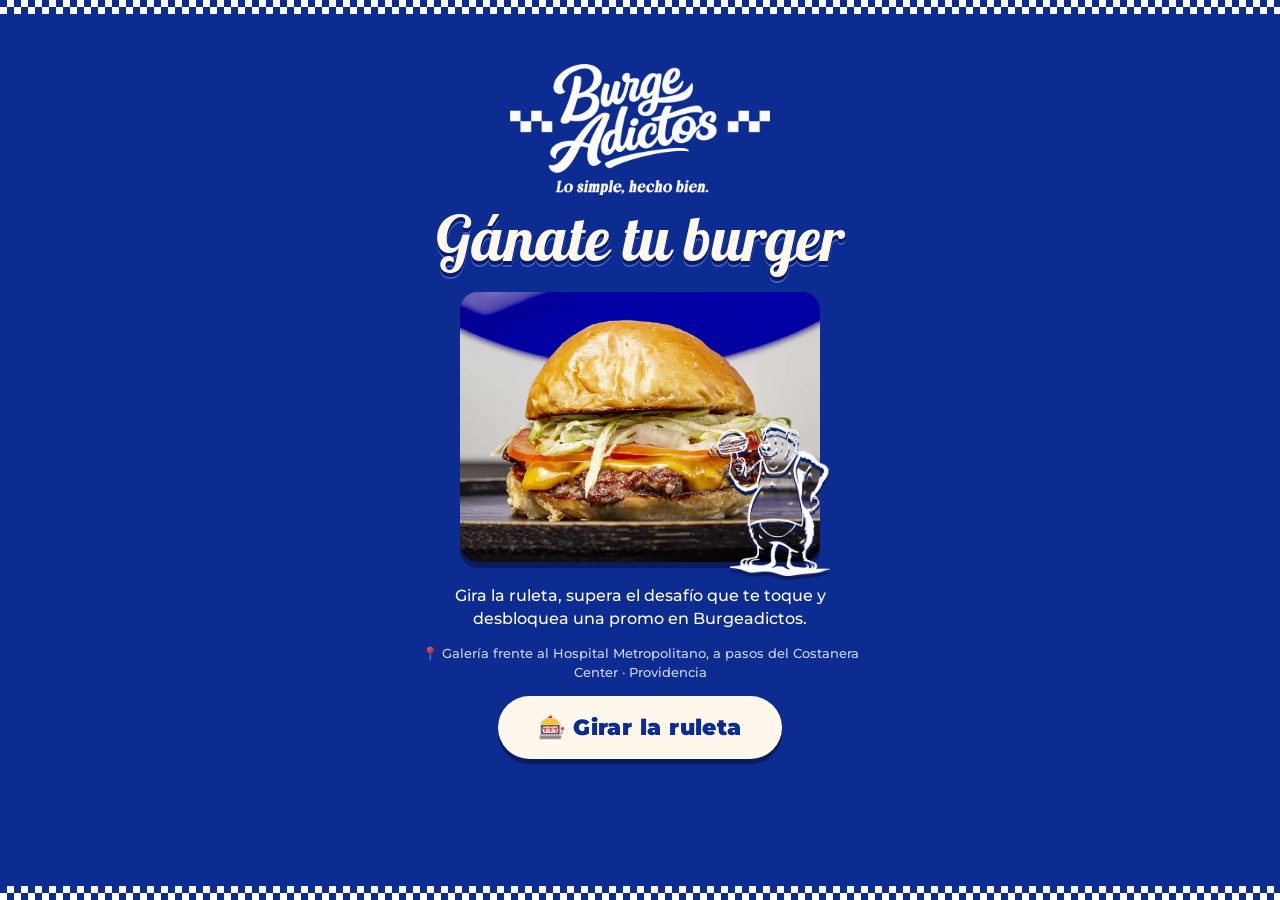
<file: index.html>
<!doctype html>
<html lang="es">
<head>
  <meta charset="utf-8">
  <meta name="viewport" content="width=device-width, initial-scale=1, viewport-fit=cover, user-scalable=no">
  <meta name="theme-color" content="#0d2c91">
  <title>Desafío Burgeadictos</title>
  <meta name="description" content="Gira la ruleta, supera tu desafío y gánate una promo en Burgeadictos, Providencia.">
  <link rel="preconnect" href="https://fonts.googleapis.com">
  <link rel="preconnect" href="https://fonts.gstatic.com" crossorigin>
  <link href="https://fonts.googleapis.com/css2?family=Montserrat:wght@500;700;800;900&family=Pattaya&display=swap" rel="stylesheet">
  <link rel="stylesheet" href="style.css?v=6">
</head>
<body>
  <div class="checker top"></div>
  <header class="hud" id="hud" hidden>
    <div class="dots" id="dots"></div>
    <button class="icon-btn" id="mute" aria-label="Sonido">🔊</button>
  </header>
  <main id="app" aria-live="polite"></main>
  <div class="checker bottom"></div>

  <script src="config.js?v=6"></script>
  <script src="codigo.js?v=6"></script>
  <script src="game.js?v=6"></script>
  <script src="modo-aventura.js?v=6"></script>
  <script src="modo-cocina.js?v=6"></script>
  <script src="modo-caceria.js?v=6"></script>
</body>
</html>
</file>
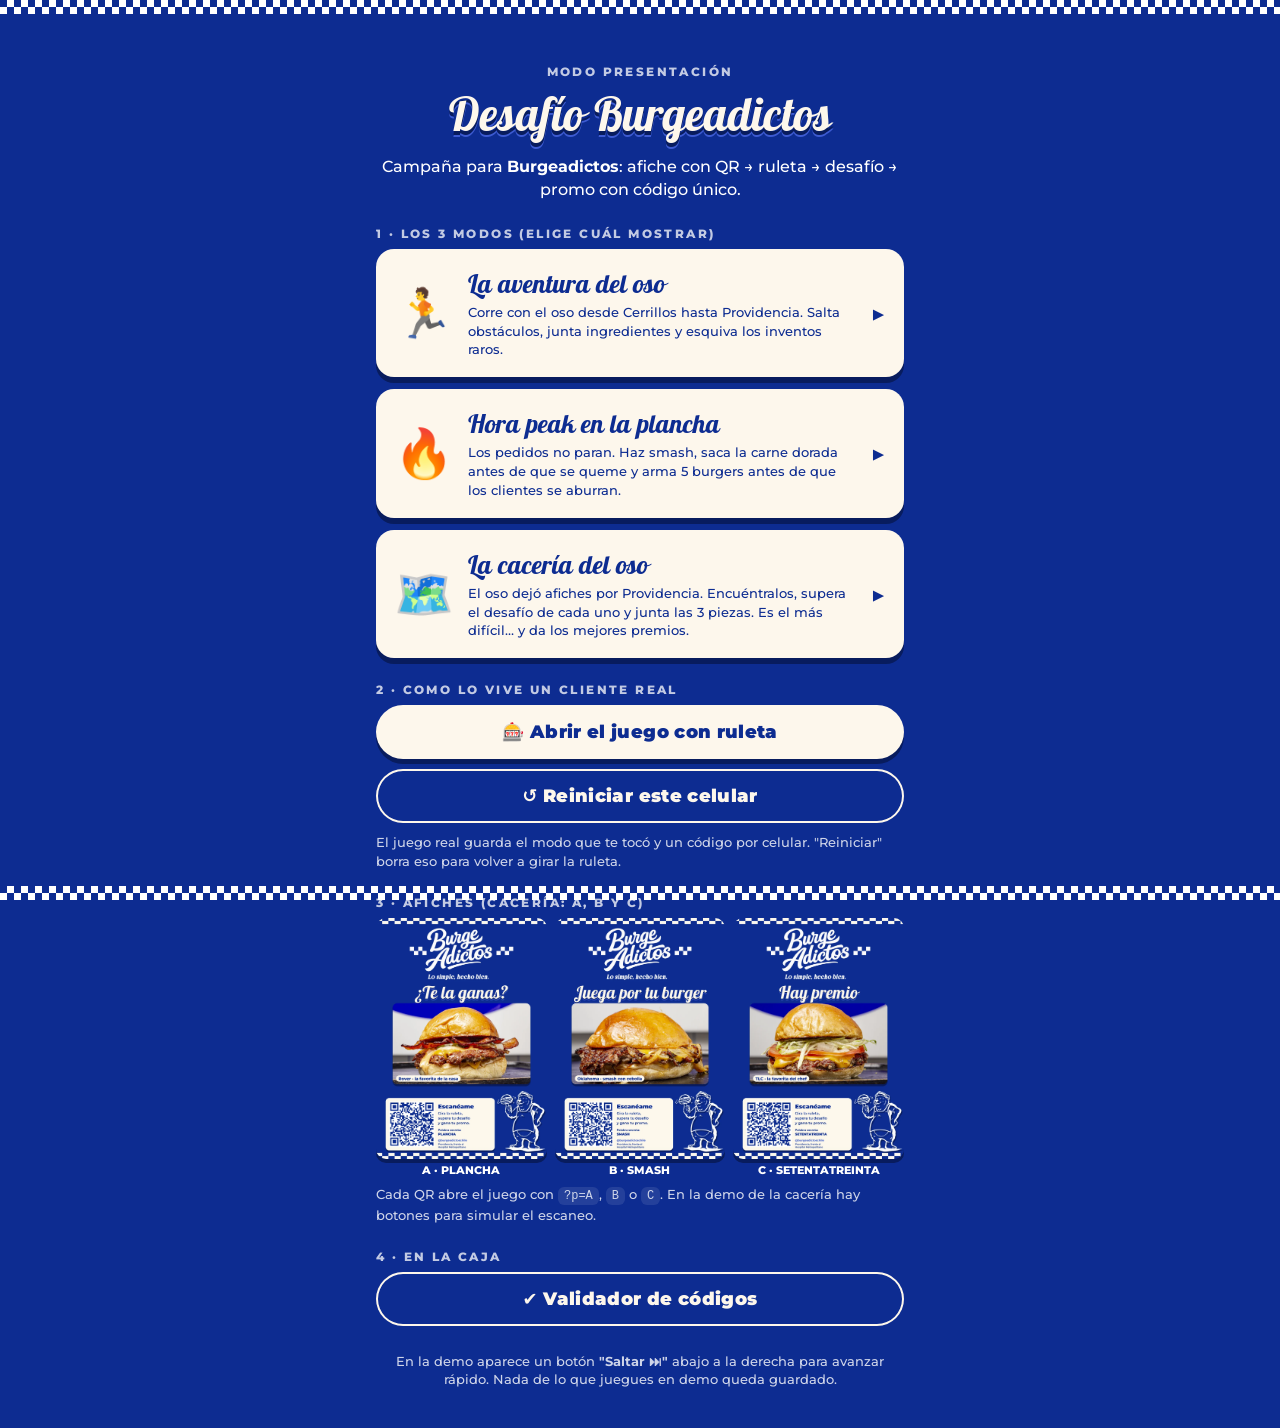
<file: demo.html>
<!doctype html>
<html lang="es">
<head>
  <meta charset="utf-8">
  <meta name="viewport" content="width=device-width, initial-scale=1, viewport-fit=cover">
  <meta name="theme-color" content="#0d2c91">
  <title>Demo: Desafío Burgeadictos</title>
  <meta name="robots" content="noindex">
  <link rel="preconnect" href="https://fonts.googleapis.com">
  <link rel="preconnect" href="https://fonts.gstatic.com" crossorigin>
  <link href="https://fonts.googleapis.com/css2?family=Montserrat:wght@500;700;800;900&family=Pattaya&display=swap" rel="stylesheet">
  <link rel="stylesheet" href="style.css?v=6">
  <style>
    body { user-select: text; -webkit-user-select: text; }
    main { max-width: 560px; }
    .modo-card { display: flex; gap: 14px; align-items: center; text-align: left; text-decoration: none; }
    .modo-card .em { font-size: 48px; line-height: 1; flex: none; }
    .modo-card h3 { font-family: "Pattaya"; font-weight: 400; font-size: 26px; margin: 0; }
    .modo-card p { font-size: 13px; }
    .modo-card .go { margin-left: auto; font-size: 26px; flex: none; }
    .seccion { width: 100%; text-align: left; margin-top: 10px; }
    .seccion > .tag { display: block; margin-bottom: 8px; }
    .grid-afiches { display: grid; grid-template-columns: repeat(3, 1fr); gap: 8px; }
    .grid-afiches a { display: block; border-radius: 10px; overflow: hidden; box-shadow: 0 4px 0 var(--azul-osc); }
    .grid-afiches img { display: block; width: 100%; height: auto; }
    .grid-afiches span { display: block; font-size: 11px; font-weight: 800; text-align: center; margin-top: 4px; }
    .links { display: grid; gap: 10px; }
    .links .btn { text-align: center; }
    code { font-size: 12px; background: rgba(255,255,255,.12); padding: 2px 6px; border-radius: 6px; }
  </style>
</head>
<body>
  <div class="checker top"></div>
  <main>
    <section class="screen">
      <div class="tag">Modo presentación</div>
      <h1 style="font-size:46px">Desafío Burgeadictos</h1>
      <p>Campaña para <b>Burgeadictos</b>: afiche con QR → ruleta → desafío → promo con código único.</p>

      <div class="seccion">
        <span class="tag">1 · Los 3 modos (elige cuál mostrar)</span>
        <div style="display:grid;gap:12px" id="modos"></div>
      </div>

      <div class="seccion">
        <span class="tag">2 · Como lo vive un cliente real</span>
        <div class="links">
          <a class="btn" href="index.html">🎰 Abrir el juego con ruleta</a>
          <button class="btn alt" id="reset">↺ Reiniciar este celular</button>
          <p class="small">El juego real guarda el modo que te tocó y un código por celular. "Reiniciar" borra eso para volver a girar la ruleta.</p>
        </div>
      </div>

      <div class="seccion">
        <span class="tag">3 · Afiches (cacería: A, B y C)</span>
        <div class="grid-afiches">
          <div><a href="afiches/afiche_1.webp" target="_blank" rel="noopener"><img src="afiches/afiche_1.webp" alt="Afiche ¿Ya me conoces?"></a><span>A · PLANCHA</span></div>
          <div><a href="afiches/afiche_2.webp" target="_blank" rel="noopener"><img src="afiches/afiche_2.webp" alt="Afiche Te estoy buscando"></a><span>B · SMASH</span></div>
          <div><a href="afiches/afiche_3.webp" target="_blank" rel="noopener"><img src="afiches/afiche_3.webp" alt="Afiche No soy un oso cualquiera"></a><span>C · SETENTATREINTA</span></div>
        </div>
        <p class="small" style="margin-top:8px">Cada QR abre el juego con <code>?p=A</code>, <code>B</code> o <code>C</code>. En la demo de la cacería hay botones para simular el escaneo.</p>
      </div>

      <div class="seccion">
        <span class="tag">4 · En la caja</span>
        <div class="links">
          <a class="btn alt" href="validar.html">✔ Validador de códigos</a>
        </div>
      </div>

      <p class="small" style="margin-top:12px">En la demo aparece un botón <b>"Saltar ⏭"</b> abajo a la derecha para avanzar rápido. Nada de lo que juegues en demo queda guardado.</p>
    </section>
  </main>
  <div class="checker bottom"></div>

  <script src="config.js?v=6"></script>
  <script>
    const C = window.CONFIG;
    document.getElementById("modos").innerHTML = C.juego.modos.map((m) => {
      const M = C.modos[m];
      return `<a class="card modo-card" href="index.html?demo=1&modo=${m}">
        <span class="em">${M.emoji}</span>
        <div><h3>${M.nombre}</h3><p>${M.desc}</p></div>
        <span class="go">▶</span>
      </a>`;
    }).join("");
    document.getElementById("reset").onclick = () => {
      try { ["ba_modo", "ba_win", "ba_caza"].forEach((k) => localStorage.removeItem(k)); } catch (e) {}
      const b = document.getElementById("reset");
      b.textContent = "✓ Listo, puedes girar de nuevo";
      setTimeout(() => (b.textContent = "↺ Reiniciar este celular"), 2000);
    };
  </script>
</body>
</html>
</file>
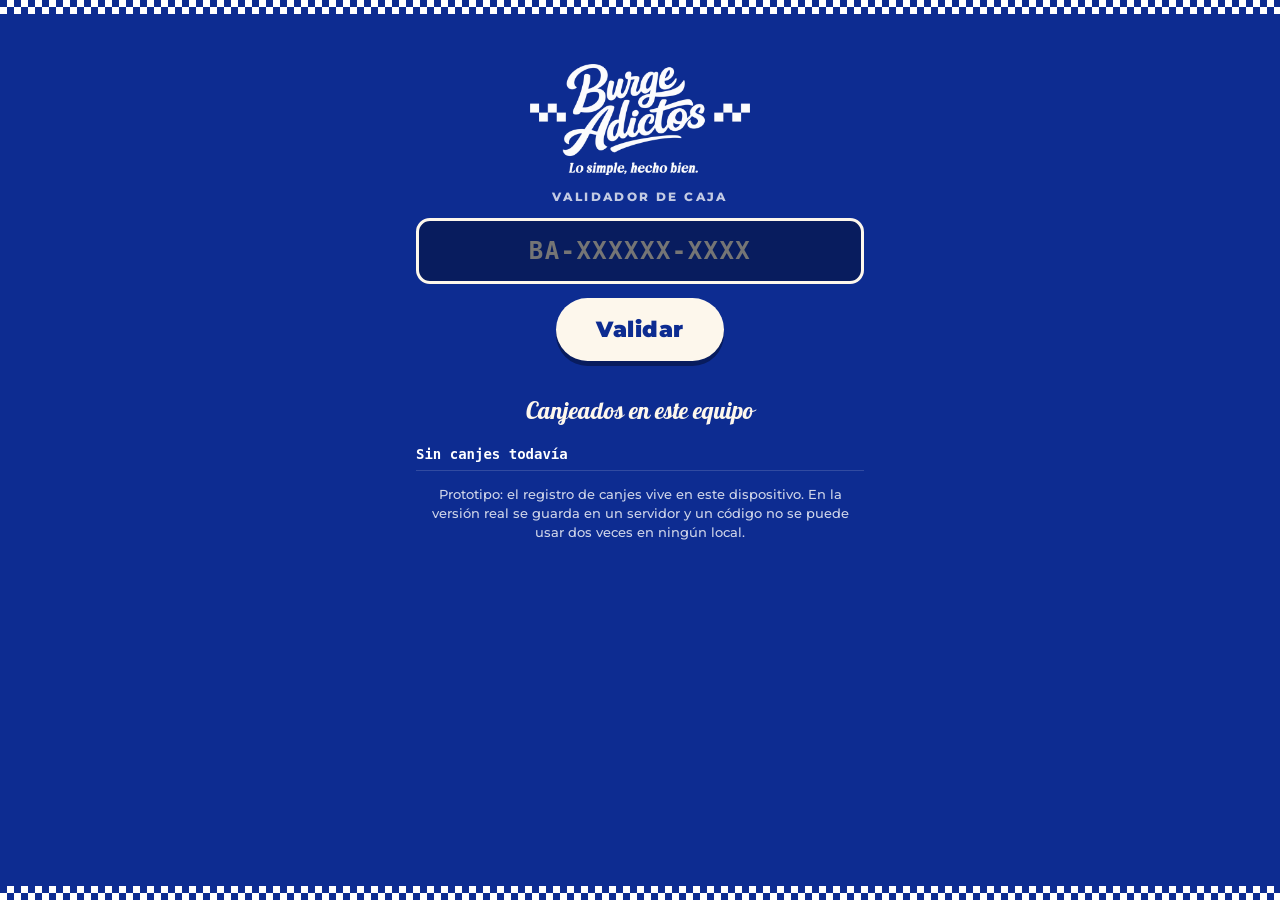
<file: validar.html>
<!doctype html>
<html lang="es">
<head>
  <meta charset="utf-8">
  <meta name="viewport" content="width=device-width, initial-scale=1">
  <meta name="theme-color" content="#0d2c91">
  <title>Validar código</title>
  <link href="https://fonts.googleapis.com/css2?family=Montserrat:wght@500;700;800;900&family=Pattaya&display=swap" rel="stylesheet">
  <link rel="stylesheet" href="style.css?v=6">
  <style>
    body { user-select: text; -webkit-user-select: text; }
    input {
      width: 100%; font: 800 24px ui-monospace, Menlo, Consolas, monospace; text-align: center; letter-spacing: .06em;
      text-transform: uppercase; padding: 16px; border-radius: 14px; border: 3px solid var(--crema);
      background: var(--azul-osc); color: var(--crema); outline: none;
    }
    input:focus { border-color: var(--amarillo); }
    .res { width: 100%; border-radius: 18px; padding: 20px; font-weight: 800; }
    .res.valido { background: var(--verde); }
    .res.vencido, .res.canjeado { background: var(--amarillo); color: var(--azul-osc); }
    .res.invalido { background: var(--rojo); }
    .res .big { font-size: 30px; font-weight: 900; }
    ul { list-style: none; padding: 0; margin: 0; width: 100%; text-align: left; font: 600 14px ui-monospace, Consolas, monospace; }
    li { padding: 8px 0; border-bottom: 1px solid rgba(255,255,255,.15); display: flex; justify-content: space-between; gap: 8px; }
  </style>
</head>
<body>
  <div class="checker top"></div>
  <main>
    <section class="screen">
      <img src="assets/logo_blanco.webp" alt="Burgeadictos" style="width:220px">
      <div class="tag">Validador de caja</div>
      <input id="in" placeholder="BA-XXXXXX-XXXX" autocomplete="off" autocapitalize="characters" spellcheck="false">
      <button class="btn big" id="go">Validar</button>
      <div id="out" style="width:100%"></div>
      <h2 style="font-size:24px;margin-top:10px">Canjeados en este equipo</h2>
      <ul id="list"></ul>
      <p class="small">Prototipo: el registro de canjes vive en este dispositivo. En la versión real se guarda en un servidor y un código no se puede usar dos veces en ningún local.</p>
    </section>
  </main>
  <div class="checker bottom"></div>

  <script src="config.js?v=6"></script>
  <script src="codigo.js?v=6"></script>
  <script>
    const KEY = "ba_canjeados";
    const load = () => { try { return JSON.parse(localStorage.getItem(KEY)) || []; } catch (e) { return []; } };
    const save = (l) => { try { localStorage.setItem(KEY, JSON.stringify(l)); } catch (e) {} };
    const $in = document.getElementById("in"), $out = document.getElementById("out"), $list = document.getElementById("list");

    function pintarLista() {
      const l = load();
      $list.innerHTML = l.length ? l.slice().reverse().map((c) => `<li><span>${c.codigo}</span><span>${c.promo}</span><span>${c.fecha}</span></li>`).join("") : "<li>Sin canjes todavía</li>";
    }

    function validar() {
      const r = Codigo.validar($in.value);
      const ya = r.codigo && load().find((c) => c.codigo === r.codigo);
      if (r.estado === "invalido") {
        $out.innerHTML = `<div class="res invalido"><div class="big">✖ NO VÁLIDO</div><p>El código no existe o fue modificado.</p></div>`;
      } else if (ya) {
        $out.innerHTML = `<div class="res canjeado"><div class="big">⚠ YA CANJEADO</div><p>${r.promo.nombre} · canjeado el ${ya.fecha}</p></div>`;
      } else if (r.estado === "vencido") {
        $out.innerHTML = `<div class="res vencido"><div class="big">⌛ VENCIDO</div><p>${r.promo.nombre} · venció el ${r.venceTexto}</p></div>`;
      } else {
        $out.innerHTML = `<div class="res valido"><div class="big">✔ VÁLIDO</div><p style="font-size:20px">${r.promo.nombre} — ${r.promo.precio}</p><p>Vence el ${r.venceTexto}</p><br><button class="btn" id="canjear">Marcar como canjeado</button></div>`;
        document.getElementById("canjear").onclick = () => {
          const l = load();
          l.push({ codigo: r.codigo, promo: r.promo.nombre, fecha: new Date().toLocaleString("es-CL", { dateStyle: "short", timeStyle: "short" }) });
          save(l); pintarLista(); validar();
        };
      }
    }
    document.getElementById("go").onclick = validar;
    $in.addEventListener("keydown", (e) => { if (e.key === "Enter") validar(); });
    pintarLista();
  </script>
</body>
</html>
</file>
<file: style.css>
:root {
  --azul: #0d2c91;
  --azul-osc: #081c5e;
  --azul-claro: #3d5bd1;
  --crema: #fdf7ec;
  --blanco: #ffffff;
  --amarillo: #ffc82e;
  --verde: #2ecc71;
  --rojo: #ff5a5a;
  --radius: 18px;
}
* { box-sizing: border-box; -webkit-tap-highlight-color: transparent; }
html, body { margin: 0; height: 100%; }
body {
  background: var(--azul);
  color: var(--blanco);
  font-family: "Montserrat", system-ui, sans-serif;
  overflow-x: hidden;
  overscroll-behavior: none;
  user-select: none;
  -webkit-user-select: none;
}
img { -webkit-user-drag: none; user-select: none; }
input { user-select: text; -webkit-user-select: text; }

/* franjas de cuadros de la marca */
.checker {
  position: fixed; left: 0; right: 0; height: 14px; z-index: 5; pointer-events: none;
  background:
    conic-gradient(var(--blanco) 25%, transparent 0 50%, var(--blanco) 0 75%, transparent 0) 0 0 / 14px 14px;
}
.checker.top { top: 0; }
.checker.bottom { bottom: 0; }

.hud {
  position: fixed; top: 14px; left: 0; right: 0; z-index: 4;
  display: flex; justify-content: space-between; align-items: center;
  padding: 10px 16px; max-width: 480px; margin: 0 auto;
}
.hud[hidden] { display: none; }
.dots { display: flex; gap: 6px; }
.dots span { width: 26px; height: 8px; border-radius: 4px; background: rgba(255,255,255,.25); transition: background .3s; }
.dots span.done { background: var(--amarillo); }
.dots span.now { background: var(--blanco); }
.icon-btn { background: rgba(255,255,255,.12); border: 0; color: #fff; width: 38px; height: 38px; border-radius: 50%; font-size: 18px; cursor: pointer; }

main {
  max-width: 480px; margin: 0 auto; min-height: 100%;
  padding: 64px 16px 40px;
  display: flex; flex-direction: column;
}
.screen { flex: 1; display: flex; flex-direction: column; align-items: center; text-align: center; gap: 14px; animation: in .35s ease both; }
@keyframes in { from { opacity: 0; transform: translateY(14px); } }

h1, h2, .script { font-family: "Pattaya", cursive; font-weight: 400; margin: 0; line-height: 1.05; }
h1 { font-size: clamp(44px, 13vw, 62px); color: var(--crema); text-shadow: 0 4px 0 var(--azul-osc), 0 6px 0 var(--azul-claro); }
h2 { font-size: 34px; color: var(--crema); }
p { margin: 0; line-height: 1.45; font-weight: 500; }
.small { font-size: 13px; opacity: .8; }
.tag { font-size: 12px; font-weight: 800; letter-spacing: .2em; text-transform: uppercase; opacity: .75; }

.btn {
  font-family: inherit; font-weight: 900; font-size: 18px; letter-spacing: .02em;
  border: 0; border-radius: 999px; padding: 16px 30px; cursor: pointer;
  background: var(--crema); color: var(--azul);
  box-shadow: 0 5px 0 var(--azul-osc);
  transition: transform .08s, box-shadow .08s;
  touch-action: manipulation;
}
a.btn { text-decoration: none; display: inline-block; }
.btn:active { transform: translateY(4px); box-shadow: 0 1px 0 var(--azul-osc); }
.btn.alt { background: transparent; color: var(--crema); box-shadow: inset 0 0 0 2px var(--crema); }
.btn.big { font-size: 22px; padding: 18px 40px; }
.btn-row { display: flex; gap: 10px; flex-wrap: wrap; justify-content: center; }

/* ---------- intro ---------- */
.silueta-wrap { position: relative; width: min(62vw, 250px); margin: 4px auto; }
.silueta { width: 100%; filter: brightness(0); opacity: .55; animation: bob 3s ease-in-out infinite; }
.silueta-wrap .q {
  position: absolute; inset: 0; display: grid; place-items: center;
  font-family: "Pattaya", cursive; font-size: 120px; color: var(--amarillo);
  text-shadow: 0 6px 0 var(--azul-osc); animation: pulse 1.6s ease-in-out infinite;
}
@keyframes bob { 50% { transform: translateY(-8px); } }
@keyframes pulse { 50% { transform: scale(1.08); } }

/* ---------- tarjetas ---------- */
.card {
  background: var(--crema); color: var(--azul); border-radius: var(--radius);
  padding: 18px; width: 100%; box-shadow: 0 6px 0 var(--azul-osc);
}
.card h3 { margin: 0 0 6px; font-weight: 900; font-size: 20px; }

/* ---------- entre desafíos: logo misterioso ---------- */
.mystery { position: relative; width: 100%; max-width: 330px; aspect-ratio: 2 / 1; margin: 6px auto; border-radius: 14px; overflow: hidden; background: var(--azul-osc); }
.mystery img { width: 100%; height: 100%; object-fit: contain; padding: 10px; }
.mystery .tiles { position: absolute; inset: 0; display: grid; grid-template-columns: repeat(3, 1fr); }
.mystery .tile {
  background: var(--azul-claro) repeating-linear-gradient(45deg, rgba(255,255,255,.08) 0 10px, transparent 10px 20px);
  display: grid; place-items: center; font-family: "Pattaya"; font-size: 42px; color: var(--crema);
  border: 2px solid var(--azul-osc); transition: transform .6s ease, opacity .6s ease;
}
.mystery .tile.gone { transform: rotateY(90deg) scale(.6); opacity: 0; }
.pista { font-weight: 700; font-size: 17px; }

/* ---------- burger (CSS) ---------- */
.stack { display: flex; flex-direction: column-reverse; align-items: center; min-height: 170px; justify-content: flex-start; width: 220px; margin: 0 auto; }
.layer { width: 80%; border-radius: 10px; margin-top: -2px; position: relative; animation: drop .25s ease-out both; }
@keyframes drop { from { transform: translateY(-40px); opacity: 0; } }
.l-pan_top { height: 46px; width: 84%; border-radius: 110px 110px 12px 12px; background: radial-gradient(circle at 35% 30%, #f6c066, #d98a2b 70%); }
.l-pan_top::after { content: ""; position: absolute; inset: 10px 25%; background: radial-gradient(#fff6 1.5px, transparent 2px) 0 0 / 14px 9px; }
.l-pan_base { height: 22px; width: 82%; border-radius: 6px 6px 22px 22px; background: linear-gradient(#e6a24a, #c97b25); }
.l-carne { height: 24px; width: 88%; border-radius: 14px; background: radial-gradient(circle at 30% 40%, #7a4a30, #4a2a1a 70%); }
.l-queso { height: 9px; width: 92%; background: var(--amarillo); border-radius: 3px; }
.l-queso::after { content: ""; position: absolute; left: 20%; top: 6px; width: 12px; height: 12px; background: var(--amarillo); border-radius: 0 0 8px 8px; box-shadow: 60px 0 0 var(--amarillo), 110px -2px 0 var(--amarillo); }
.l-tocino { height: 9px; width: 90%; border-radius: 6px; background: repeating-linear-gradient(90deg, #c0392b 0 12px, #f19a8b 12px 18px); }
.l-tomate { height: 11px; width: 80%; border-radius: 6px; background: #e0412f; box-shadow: inset 0 -3px 0 #a92a1d; }
.l-lechuga { height: 12px; width: 94%; border-radius: 40% 60% 50% 50%; background: #6cc04a; box-shadow: inset 0 -3px 0 #3f8f28; }
.l-cebolla { height: 8px; width: 78%; border-radius: 6px; background: #f1def5; border: 2px solid #b07cc6; }
.l-pepinillos { height: 9px; width: 74%; background: radial-gradient(circle, #8cc63f 55%, #4d7c1d 60%, transparent 62%) 0 0 / 20px 9px; }
.l-pina { height: 12px; width: 78%; border-radius: 50%; background: #f5d142; border: 3px solid #d4a017; }
.l-platano { height: 10px; width: 76%; border-radius: 10px; background: #ffe066; }
.l-gomitas { height: 10px; width: 76%; border-radius: 10px; background: repeating-linear-gradient(90deg, #ff4fa3 0 10px, #4fd1ff 10px 20px, #b3ff4f 20px 30px); }

.receta-card { background: var(--crema); color: var(--azul); border-radius: var(--radius); padding: 14px 10px 18px; width: 100%; box-shadow: 0 6px 0 var(--azul-osc); }
.receta-card .nombre { font-family: "Pattaya"; font-size: 36px; }
.timer-bar { height: 6px; background: rgba(13,44,145,.2); border-radius: 3px; overflow: hidden; margin: 8px 20px 0; }
.timer-bar i { display: block; height: 100%; background: var(--azul); transform-origin: left; }
.tray { display: grid; grid-template-columns: repeat(3, 1fr); gap: 8px; width: 100%; }
.chip {
  background: var(--blanco); color: var(--azul); border: 0; border-radius: 14px; padding: 10px 4px 8px;
  font-family: inherit; font-weight: 800; font-size: 12px; cursor: pointer;
  display: flex; flex-direction: column; align-items: center; gap: 6px;
  box-shadow: 0 4px 0 var(--azul-osc); touch-action: manipulation;
}
.chip:active { transform: translateY(3px); box-shadow: 0 1px 0 var(--azul-osc); }
.chip .layer { width: 56px; animation: none; margin: 0; }
.chip .l-pan_top { height: 22px; }
.chip .l-queso::after { display: none; }
.chip.bad { animation: shake .35s; background: #ffd6d6; }
@keyframes shake { 25% { transform: translateX(-6px); } 75% { transform: translateX(6px); } }

.lives { display: flex; gap: 6px; justify-content: center; font-size: 22px; min-height: 28px; }
.lives .off { filter: grayscale(1); opacity: .3; }

/* ---------- smash ---------- */
.plancha { width: 100%; height: 150px; border-radius: 16px; background: linear-gradient(#3a3f4a, #23262d); position: relative; display: grid; place-items: center; box-shadow: inset 0 -8px 0 #15171c; }
.bolita { width: 90px; height: 70px; border-radius: 50%; background: radial-gradient(circle at 35% 35%, #c96a5a, #8e3a2e 70%); transition: all .15s ease-out; }
.bolita.s1 { width: 120px; height: 46px; } .bolita.s2 { width: 150px; height: 32px; background: radial-gradient(circle at 35% 35%, #9a5a3a, #5a3020 70%); }
.bolita.s3 { width: 180px; height: 22px; border-radius: 40%; background: radial-gradient(circle at 35% 35%, #7a4a30, #4a2a1a 70%); }
.humo { position: absolute; top: 10px; font-size: 26px; opacity: 0; }
.humo.on { animation: humo .8s ease-out; }
@keyframes humo { 0% { opacity: .9; transform: translateY(20px); } 100% { opacity: 0; transform: translateY(-30px); } }
.meter { position: relative; width: 100%; height: 34px; background: var(--azul-osc); border-radius: 17px; overflow: hidden; box-shadow: inset 0 0 0 3px rgba(255,255,255,.15); }
.meter .zone { position: absolute; top: 0; bottom: 0; background: var(--verde); }
.meter .zone.perfect::after { content: ""; position: absolute; inset: 0 40%; background: #b8ffcf; }
.meter .needle { position: absolute; top: -4px; bottom: -4px; width: 6px; margin-left: -3px; background: var(--blanco); border-radius: 3px; box-shadow: 0 0 8px #fff; }
.feedback { font-weight: 900; font-size: 22px; min-height: 30px; }
.feedback.ok { color: var(--verde); } .feedback.no { color: var(--rojo); }

/* ---------- atrapa ---------- */
.arena {
  position: relative; width: 100%; height: min(58vh, 460px); border-radius: 18px; overflow: hidden;
  background: linear-gradient(var(--azul-osc), var(--azul) 70%, var(--azul-claro));
  touch-action: none;
}
.arena .item { position: absolute; top: 0; left: 0; font-size: 34px; line-height: 1; will-change: transform; }
.arena .oso { position: absolute; bottom: 6px; left: 0; width: 84px; will-change: transform; pointer-events: none; }
.arena .pop { position: absolute; font-weight: 900; font-size: 20px; pointer-events: none; animation: pop .6s ease-out forwards; }
@keyframes pop { to { transform: translateY(-40px); opacity: 0; } }
.arena .hint { position: absolute; bottom: 100px; left: 0; right: 0; font-weight: 700; opacity: .7; pointer-events: none; }
.score-row { display: flex; justify-content: space-between; width: 100%; font-weight: 900; font-size: 18px; }

/* ---------- memoria ---------- */
.grid-mem { display: grid; grid-template-columns: repeat(4, 1fr); gap: 8px; width: 100%; perspective: 800px; }
.mcard { aspect-ratio: 3 / 4; position: relative; cursor: pointer; transform-style: preserve-3d; transition: transform .35s; }
.mcard.flip { transform: rotateY(180deg); }
.mcard .f, .mcard .b { position: absolute; inset: 0; border-radius: 12px; backface-visibility: hidden; display: grid; place-items: center; }
.mcard .f { background: var(--azul-claro); border: 3px solid var(--crema); }
.mcard .f img { width: 52%; opacity: .9; }
.mcard .b { background: var(--crema); transform: rotateY(180deg); padding: 6px; }
.mcard .b img { width: 100%; height: 100%; object-fit: contain; }
.mcard.match .b { box-shadow: 0 0 0 3px var(--amarillo); }

/* ---------- pistas (quiz) ---------- */
.opts { display: grid; gap: 10px; width: 100%; }
.opt { font-family: inherit; font-weight: 800; font-size: 17px; text-align: left; padding: 15px 18px; border-radius: 14px; border: 0; background: var(--blanco); color: var(--azul); box-shadow: 0 4px 0 var(--azul-osc); cursor: pointer; }
.opt.ok { background: var(--verde); color: #fff; }
.opt.no { background: var(--rojo); color: #fff; animation: shake .35s; }
.hint-btn { background: none; border: 0; color: var(--amarillo); font-family: inherit; font-weight: 800; text-decoration: underline; cursor: pointer; font-size: 14px; }

/* ---------- revelación ---------- */
.reveal-logo { width: min(80vw, 330px); animation: zoom .8s cubic-bezier(.2, 1.6, .4, 1) both; }
@keyframes zoom { from { transform: scale(.2) rotate(-12deg); opacity: 0; } }
.oso-reveal { width: 150px; margin-top: -6px; animation: in .6s .4s both; }
.cupon { position: relative; background: var(--crema); color: var(--azul); border-radius: var(--radius); padding: 20px 18px; width: 100%; box-shadow: 0 6px 0 var(--azul-osc); }
.cupon::before, .cupon::after { content: ""; position: absolute; top: 50%; width: 26px; height: 26px; margin-top: -13px; border-radius: 50%; background: var(--azul); }
.cupon::before { left: -13px; } .cupon::after { right: -13px; }
.cupon .promo { font-weight: 900; font-size: 20px; }
.cupon .precio { font-family: "Pattaya"; font-size: 46px; line-height: 1; }
.cupon .code { font-family: ui-monospace, Menlo, Consolas, monospace; font-weight: 800; font-size: clamp(20px, 7vw, 28px); letter-spacing: .06em; margin: 12px 0 4px; padding: 10px; border: 2px dashed var(--azul); border-radius: 10px; user-select: all; -webkit-user-select: all; }
.info-row { display: flex; gap: 10px; align-items: flex-start; text-align: left; }
.info-row .ico { font-size: 22px; }
.confetti { position: fixed; inset: 0; pointer-events: none; z-index: 10; overflow: hidden; }
.confetti i { position: absolute; top: -20px; width: 10px; height: 16px; border-radius: 2px; animation: fall linear forwards; }
@keyframes fall { to { transform: translateY(110vh) rotate(720deg); } }

.toast { position: fixed; left: 50%; bottom: 40px; transform: translateX(-50%); background: var(--crema); color: var(--azul); padding: 10px 18px; border-radius: 999px; font-weight: 800; z-index: 20; animation: in .25s both; }
.demo-skip { position: fixed; right: 12px; bottom: 24px; z-index: 30; font-size: 12px; padding: 8px 14px; opacity: .8; }

/* ---------- intro con marca ---------- */
.intro-logo { width: min(64vw, 260px); }
.intro-hero { position: relative; width: 100%; max-width: 360px; margin: 4px auto 8px; }
.intro-burger { width: 100%; border-radius: 18px; box-shadow: 0 6px 0 var(--azul-osc); display: block; }
.intro-oso { position: absolute; right: -10px; bottom: -14px; width: 34%; filter: drop-shadow(0 4px 0 var(--azul-osc)); animation: bob 3s ease-in-out infinite; }
.mystery.foto img { object-fit: cover; padding: 0; }

/* ---------- ruleta ---------- */
.ruleta { width: 100%; background: var(--crema); color: var(--azul); border-radius: var(--radius); padding: 28px 16px; box-shadow: 0 6px 0 var(--azul-osc); margin-top: 20px; }
.ruleta-emoji { font-size: 96px; line-height: 1.1; }
.ruleta-nombre { font-family: "Pattaya"; font-size: 34px; min-height: 44px; }

/* ---------- aventura (runner) ---------- */
.runner { width: 100%; height: min(64vh, 540px); border-radius: 18px; overflow: hidden; touch-action: none; box-shadow: 0 6px 0 var(--azul-osc); }
.runner canvas { display: block; touch-action: none; }

/* ---------- cocina ---------- */
.pedidos { display: grid; grid-template-columns: repeat(3, 1fr); gap: 6px; width: 100%; min-height: 76px; }
.pedido { background: var(--blanco); color: var(--azul); border: 0; border-radius: 12px; padding: 6px 4px 8px; font-family: inherit; display: flex; flex-direction: column; align-items: center; gap: 2px; cursor: pointer; box-shadow: 0 3px 0 var(--azul-osc); animation: in .3s both; }
.pedido.activo { outline: 3px solid var(--amarillo); }
.pedido .cara { font-size: 24px; line-height: 1; }
.pedido .pn { font-family: "Pattaya"; font-size: 18px; line-height: 1; }
.pedido .pbar { display: block; width: 90%; height: 6px; background: #e3e6f3; border-radius: 3px; overflow: hidden; }
.pedido .pbar b { display: block; height: 100%; width: 100%; background: var(--verde); }
.plancha2 { display: grid; grid-template-columns: repeat(3, 1fr); gap: 8px; width: 100%; padding: 10px; border-radius: 16px; background: linear-gradient(#3a3f4a, #23262d); box-shadow: inset 0 -6px 0 #15171c; }
.slot { position: relative; aspect-ratio: 1; border-radius: 50%; border: 0; cursor: pointer; font-family: inherit; touch-action: manipulation;
  background: conic-gradient(var(--amarillo) var(--p, 0%), rgba(255,255,255,.08) 0); display: grid; place-items: center; }
.slot .patty { width: 70%; height: 70%; border-radius: 50%; transition: all .15s; }
.slot .slot-txt { position: absolute; font-weight: 900; font-size: 13px; color: #fff; text-shadow: 0 1px 3px #000; }
.slot.vacia .patty { background: rgba(255,255,255,.06); width: 60%; height: 60%; border: 2px dashed rgba(255,255,255,.3); }
.slot.vacia .slot-txt { font-size: 26px; opacity: .6; }
.slot.bola .patty { width: 46%; height: 46%; background: radial-gradient(circle at 35% 35%, #d77a6a, #8e3a2e 70%); }
.slot.cocinando .patty { width: 80%; height: 80%; background: radial-gradient(circle at 35% 35%, #a5583e, #6a3322 70%); animation: chis .25s infinite alternate; }
.slot.lista .patty { width: 80%; height: 80%; background: radial-gradient(circle at 35% 35%, #9a6a3a, #5a3020 70%); box-shadow: 0 0 0 3px var(--verde), 0 0 18px var(--verde); animation: pulse .7s infinite; }
.slot.quemada .patty { width: 80%; height: 80%; background: radial-gradient(circle at 35% 35%, #333, #0d0d0d 70%); }
@keyframes chis { to { transform: scale(1.03) rotate(3deg); } }
.mesa { width: 100%; background: var(--crema); color: var(--azul); border-radius: 14px; padding: 8px 10px; }
.receta-guia { display: flex; flex-wrap: wrap; gap: 4px; align-items: center; justify-content: center; min-height: 28px; }
.receta-guia .paso { font-size: 11px; font-weight: 800; padding: 3px 7px; border-radius: 999px; background: #e3e6f3; }
.receta-guia .paso.hecho { background: var(--verde); color: #fff; }
.receta-guia .paso.sig { background: var(--azul); color: #fff; }
.mesa-row { display: flex; align-items: flex-end; justify-content: space-between; }
.stack.mini { min-height: 60px; width: 150px; margin: 0; transform: scale(.75); transform-origin: bottom left; }
.listas { font-weight: 800; font-size: 12px; text-align: center; }
.listas b { font-size: 26px; }
.tray9 { grid-template-columns: repeat(3, 1fr); }
.tray9 .chip { padding: 7px 4px 6px; font-size: 11px; }
.tray9 .chip .layer { width: 44px; }

/* ---------- cacería ---------- */
.pista-card { text-align: center; }
.estaciones { display: grid; gap: 8px; width: 100%; }
.estacion { display: flex; gap: 12px; align-items: center; text-align: left; background: rgba(255,255,255,.08); border-radius: 14px; padding: 10px 14px; }
.estacion.ok { background: rgba(46,204,113,.2); }
.estacion .num { width: 34px; height: 34px; flex: none; border-radius: 50%; display: grid; place-items: center; font-weight: 900; background: var(--crema); color: var(--azul); }
.estacion.ok .num { background: var(--verde); color: #fff; }
.palabra-row { display: flex; gap: 8px; width: 100%; }
.palabra-row input { flex: 1; min-width: 0; font: 800 16px Montserrat, sans-serif; text-transform: uppercase; padding: 12px 14px; border-radius: 999px; border: 2px solid var(--crema); background: var(--azul-osc); color: var(--crema); outline: none; }
.palabra-row input:focus { border-color: var(--amarillo); }
.palabra-row .btn { padding: 12px 20px; font-size: 16px; }

@media (prefers-reduced-motion: reduce) {
  *, *::before, *::after { animation-duration: .01ms !important; transition-duration: .01ms !important; }
}
</file>
